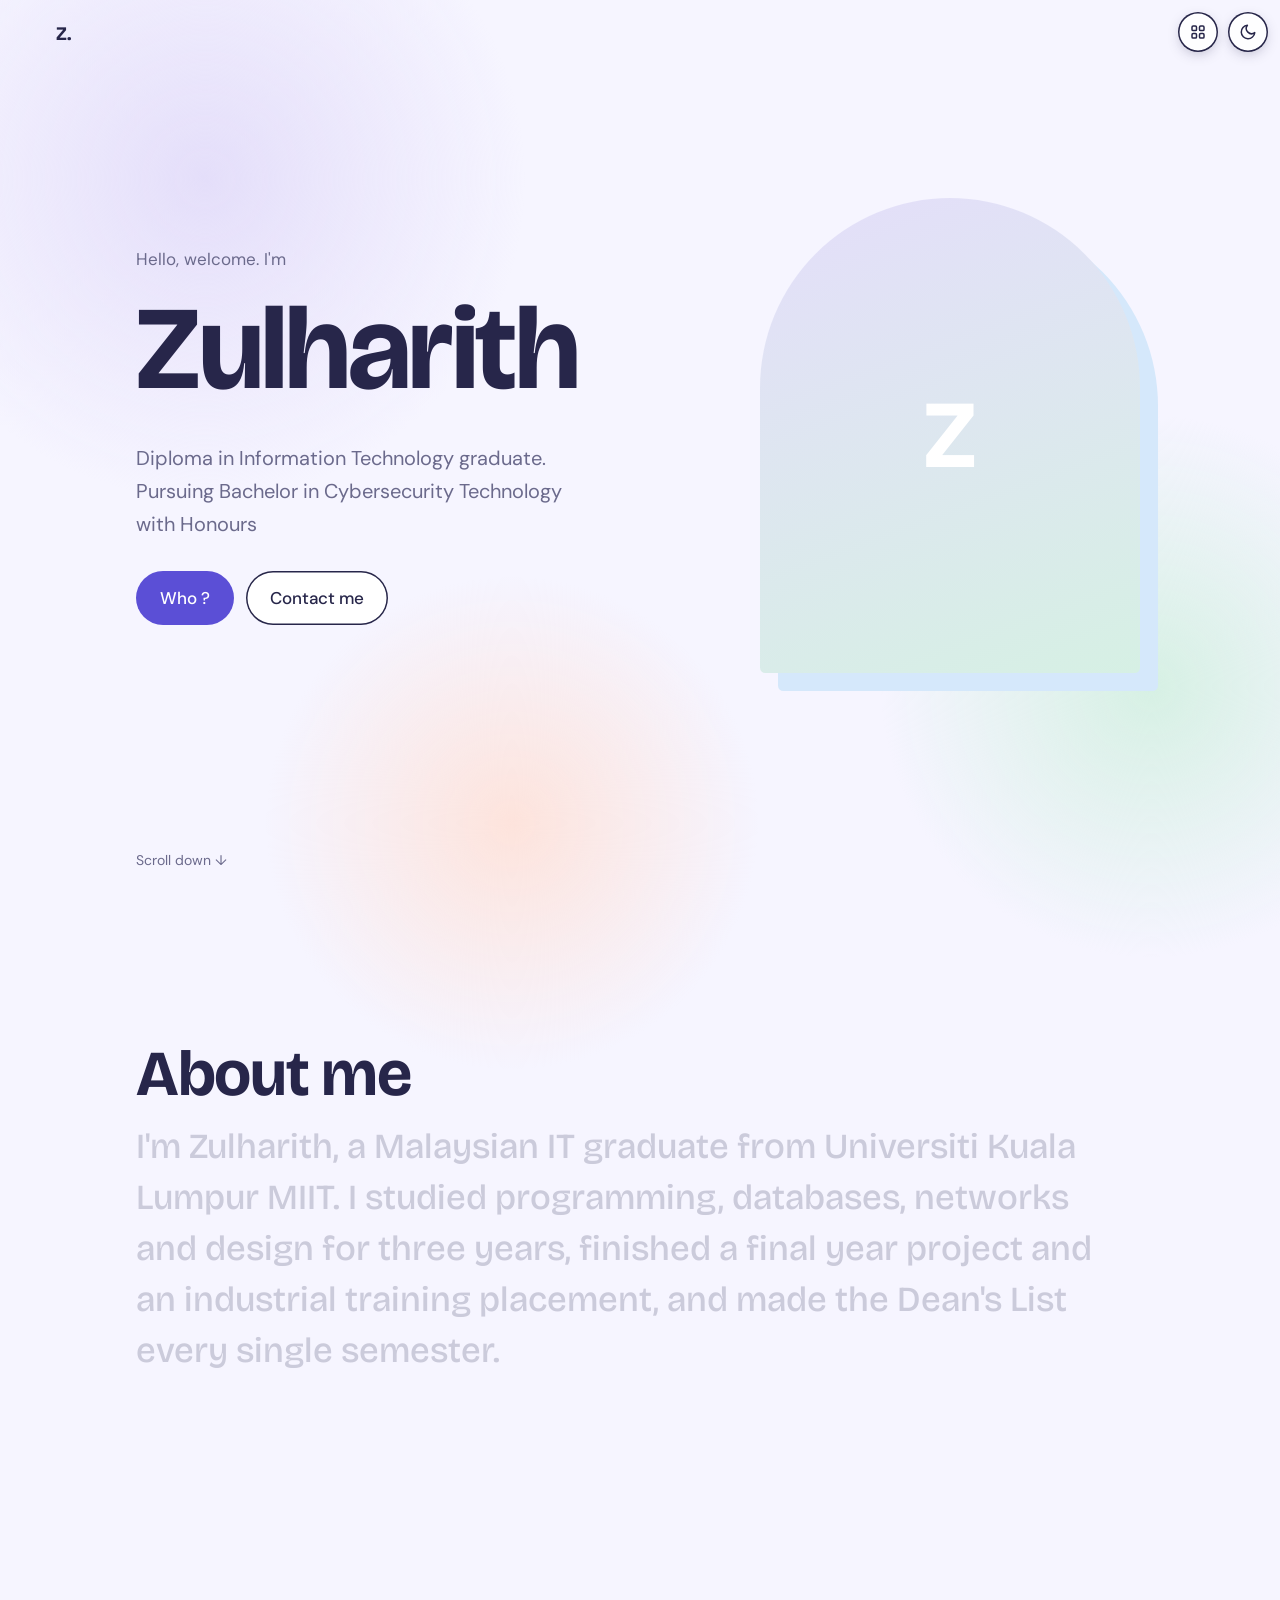
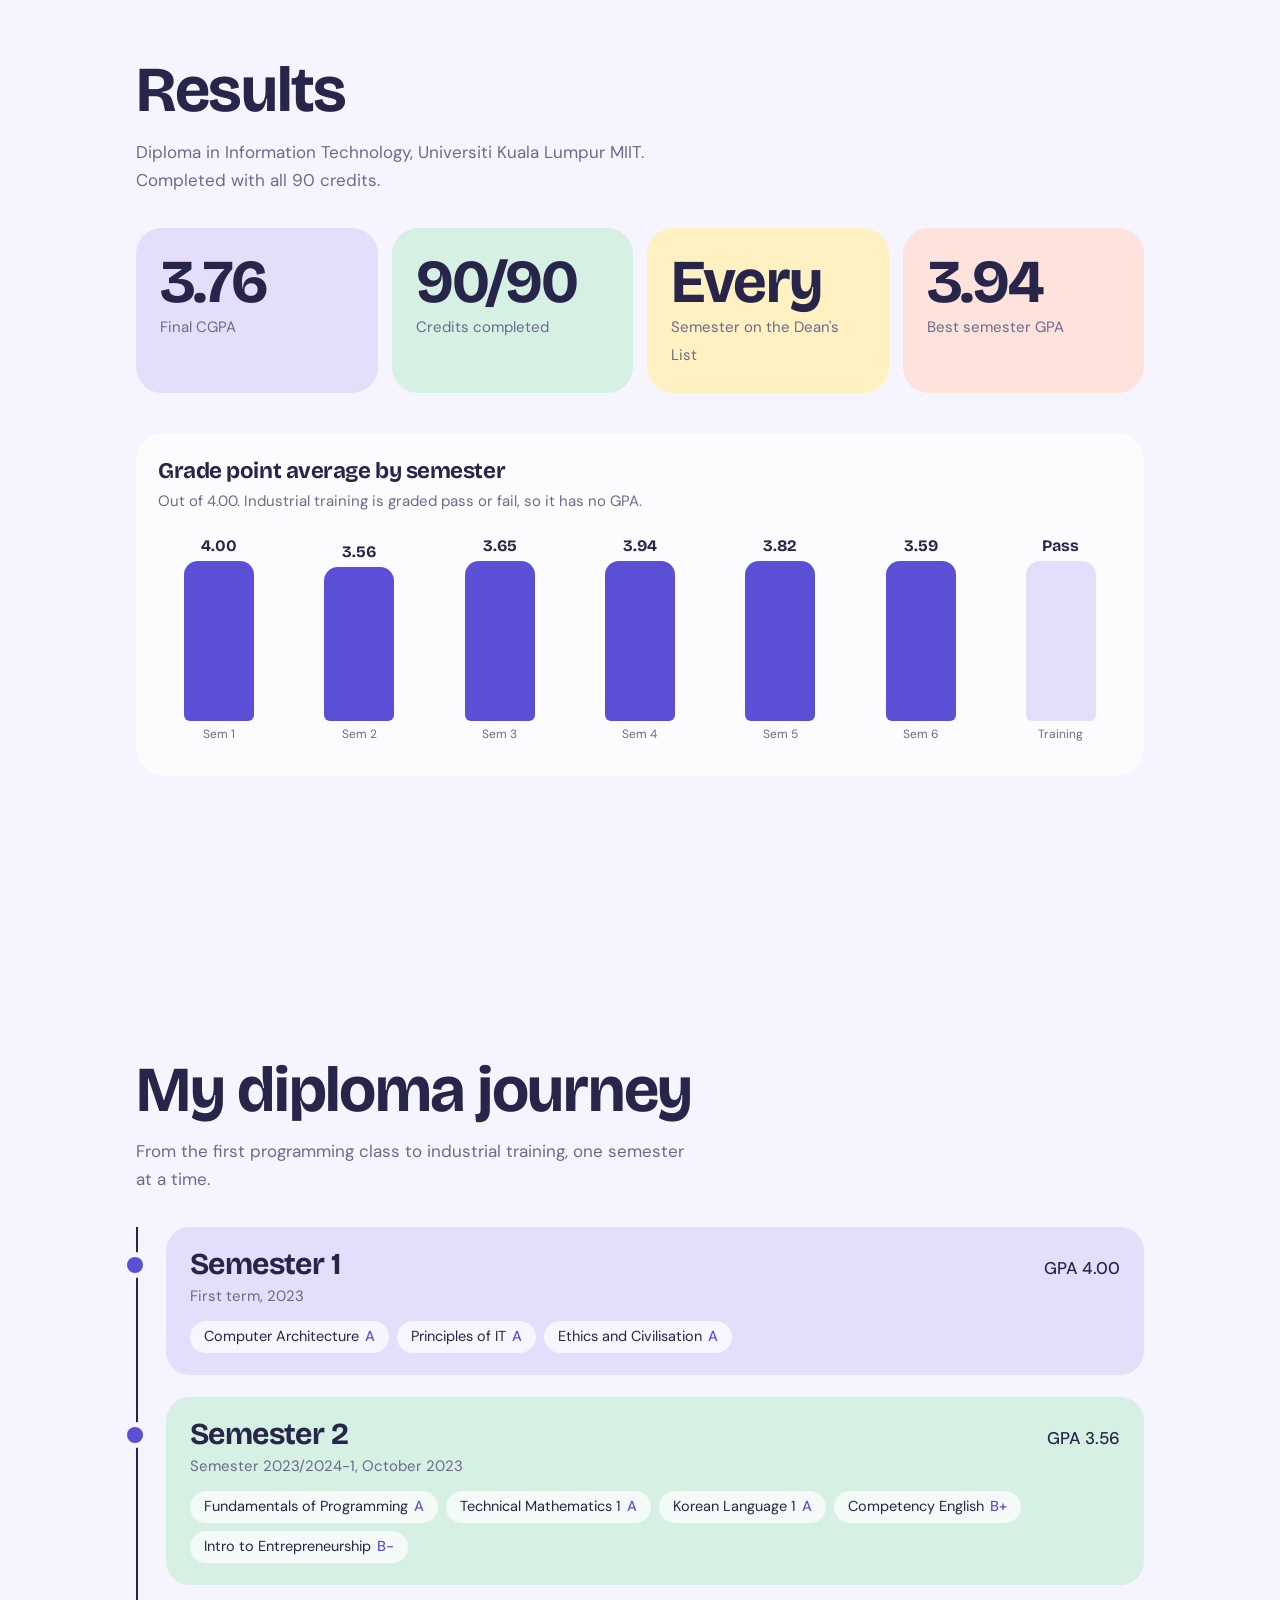
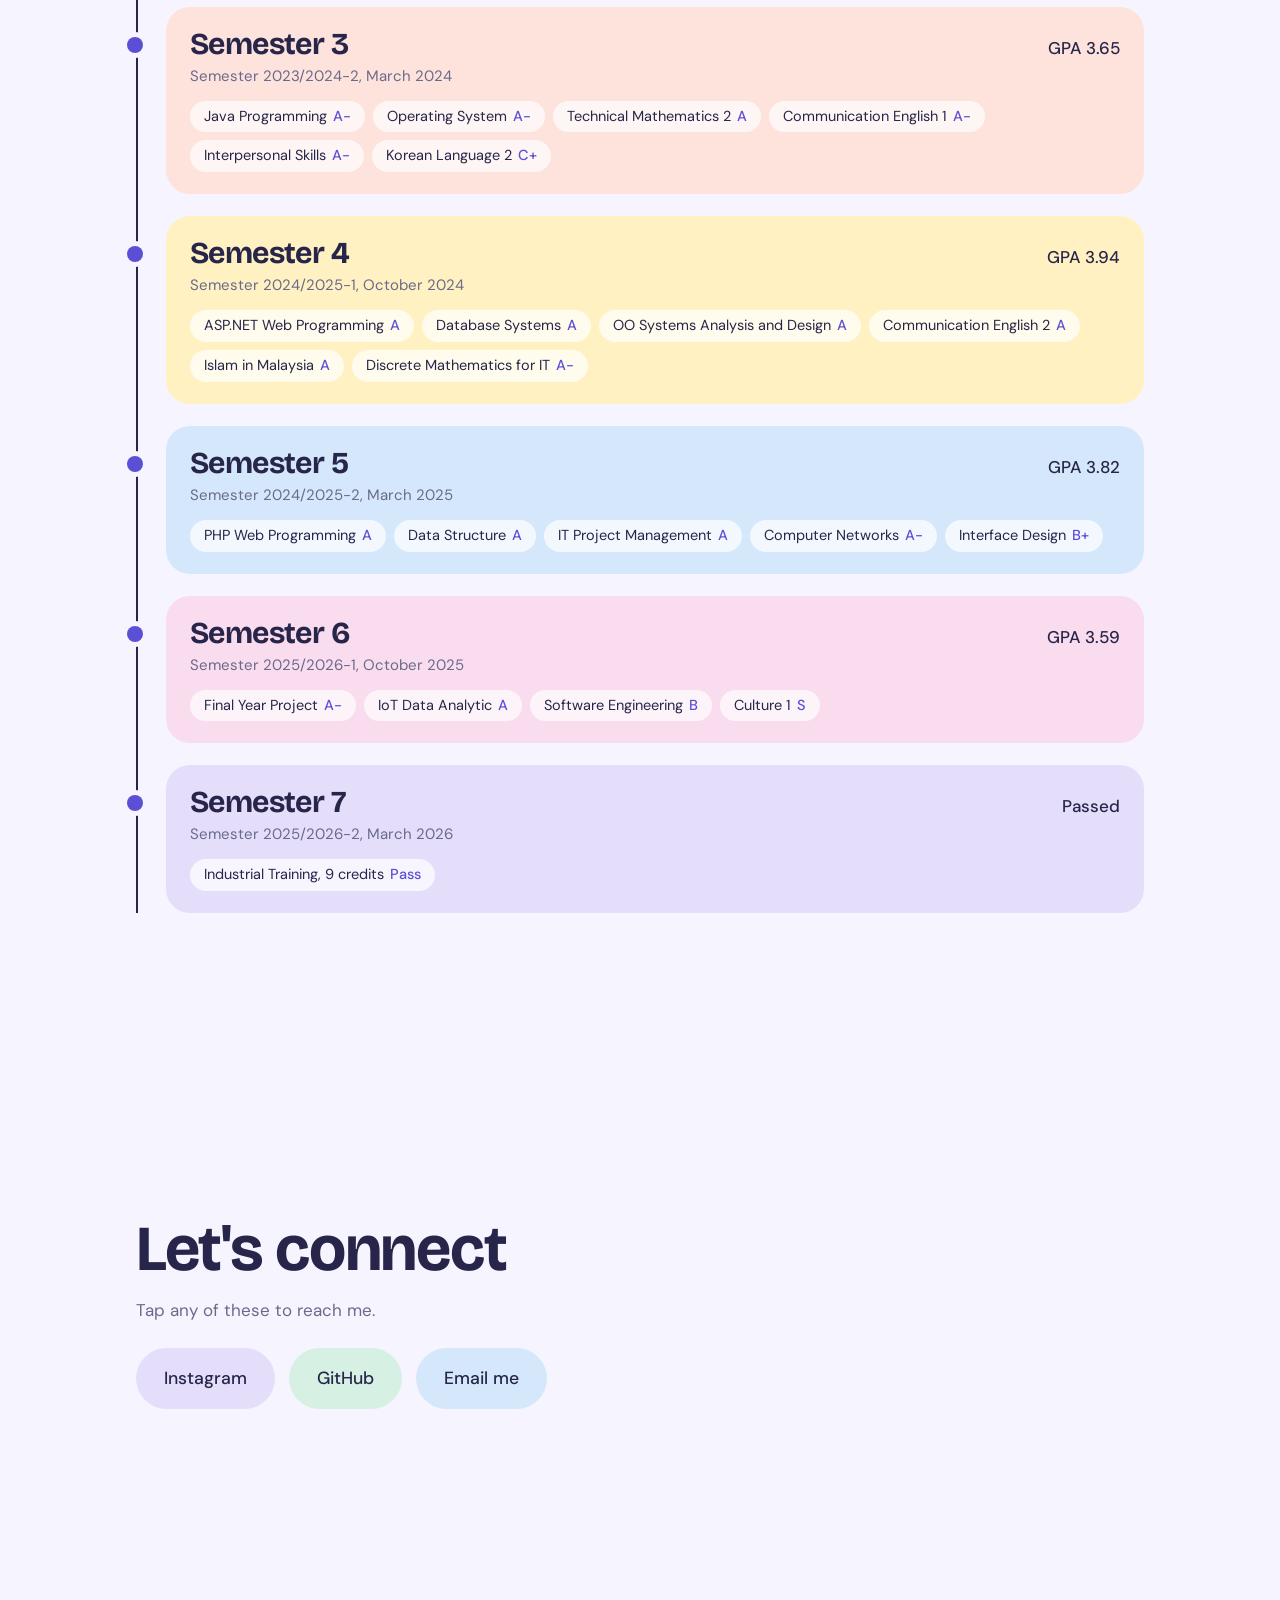
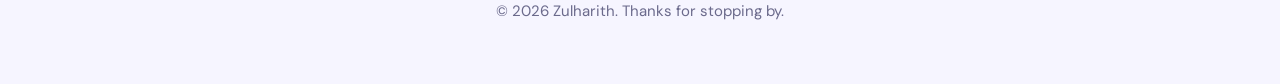
<file: index.html>
<!DOCTYPE html>
<html lang="en">
<head>
<meta charset="utf-8"><script src="theme.js"></script>
<meta name="viewport" content="width=device-width, initial-scale=1">
<title>Zulharith | Diploma in IT Portfolio</title>
<meta name="description" content="Zulharith's portfolio: Diploma in Information Technology, UniKL MIIT. CGPA 3.76, Dean's List every semester.">
<meta name="theme-color" content="#f6f5ff">
<meta property="og:type" content="website">
<meta property="og:url" content="https://zulharith.me">
<meta property="og:title" content="Zulharith | Diploma in IT Portfolio">
<meta property="og:description" content="Diploma in Information Technology, UniKL MIIT. CGPA 3.76, Dean's List every semester.">
<meta name="twitter:card" content="summary">
<link rel="icon" href="data:image/svg+xml,%3Csvg xmlns='http://www.w3.org/2000/svg' viewBox='0 0 64 64'%3E%3Crect width='64' height='64' rx='16' fill='%235b4fd6'/%3E%3Cpath d='M20 20h24L20 44h24' fill='none' stroke='white' stroke-width='6.5' stroke-linecap='round' stroke-linejoin='round'/%3E%3C/svg%3E">
<link rel="preconnect" href="https://fonts.googleapis.com">
<link rel="preconnect" href="https://fonts.gstatic.com" crossorigin>
<link href="https://fonts.googleapis.com/css2?family=Bricolage+Grotesque:opsz,wght@12..96,500;12..96,700&family=DM+Sans:wght@400;500&display=swap" rel="stylesheet">
<script>document.documentElement.className="js"</script>
<style>
:root{--bg:#f6f5ff;--ink:#27264a;--muted:#6b6a8c;--lilac:#e4defa;--mint:#d6f0e4;--sky:#d5e8fb;--peach:#fde3dc;--butter:#fff1c2;--rose:#f9dcee;--accent:#5b4fd6;color-scheme:light}
*{box-sizing:border-box}
html{scroll-behavior:smooth}
body{margin:0;background:#f6f5ff;color:var(--ink);font:17px/1.65 "DM Sans",system-ui,sans-serif;overflow-x:hidden}
.bgl{position:fixed;inset:0;z-index:-2;opacity:0;transition:opacity 1s ease;pointer-events:none}
.bgl.on{opacity:1}
h1,h2,h3{font-family:"Bricolage Grotesque",system-ui,sans-serif;line-height:1.05;margin:0;letter-spacing:-.02em}
a{color:inherit}
:focus-visible{outline:3px solid var(--accent);outline-offset:3px;border-radius:8px}
.blobs{position:fixed;inset:0;z-index:-1;pointer-events:none}
.blob{position:absolute;border-radius:50%;will-change:transform;transform:translate3d(0,0,0);background:radial-gradient(circle,var(--c) 0%,transparent 68%)}
.b1{--c:var(--lilac);width:52vmax;height:52vmax;top:-12vmax;left:-10vmax}
.b2{--c:var(--mint);width:44vmax;height:44vmax;top:45vh;right:-12vmax}
.b3{--c:var(--peach);width:40vmax;height:40vmax;bottom:-14vmax;left:20vw}
header{position:fixed;top:0;left:0;right:0;display:flex;justify-content:space-between;align-items:center;padding:18px clamp(18px,5vw,56px);z-index:5}
header a{text-decoration:none;font-weight:500}
header .logo{font-family:"Bricolage Grotesque",sans-serif;font-weight:700;font-size:1.2rem}
section{padding:clamp(80px,12vw,140px) clamp(18px,5vw,56px);max-width:1120px;margin:0 auto}
#top{position:relative;min-height:100svh;display:grid;grid-template-columns:1.2fr .8fr;gap:40px;align-items:center;padding-top:110px}
.hi{color:var(--muted);margin:0 0 14px}
h1{font-size:clamp(3.2rem,10vw,7.4rem);font-weight:700}
.js #name .plain{display:none}
h1 .l{display:inline-block;transform:translateY(110%);opacity:0;animation:rise .9s cubic-bezier(.2,.8,.2,1) forwards;animation-delay:calc(var(--i)*70ms + 150ms)}
h1 span.wrap{display:inline-block;overflow:hidden;vertical-align:top;padding-bottom:.08em}
@keyframes rise{to{transform:none;opacity:1}}
.tag{font-size:1.25rem;max-width:32ch;margin:22px 0 30px;color:var(--muted)}
.btns{display:flex;gap:12px;flex-wrap:wrap}
.btn{display:inline-block;text-decoration:none;padding:13px 24px;border-radius:999px;font-weight:500;transition:transform .25s}
.btn:hover{transform:translateY(-3px)}
.btn.main{background:var(--accent);color:#fff}
.btn.alt{background:#fff;box-shadow:inset 0 0 0 1.5px var(--ink)}
.photo{position:relative;justify-self:center;width:min(100%,380px)}
.photo::before{content:"";position:absolute;inset:18px -18px -18px 18px;background:var(--sky);border-radius:999px 999px 28px 28px}
.frame{position:relative;transform:translate3d(0,0,0);aspect-ratio:4/5;border-radius:999px 999px 28px 28px;overflow:hidden;background:linear-gradient(160deg,var(--lilac),var(--mint));display:grid;place-items:center;font:700 6rem "Bricolage Grotesque",sans-serif;color:#fff}
.frame img{position:absolute;inset:0;width:100%;height:100%;object-fit:cover}
.scrollcue{position:absolute;bottom:28px;left:clamp(18px,5vw,56px);color:var(--muted);font-size:14px}
h2{font-size:clamp(2.2rem,6vw,4rem);margin-bottom:14px}
.lead{color:var(--muted);max-width:46ch;margin:0 0 34px}
.about p{font-size:clamp(1.4rem,3.4vw,2.2rem);line-height:1.45;max-width:28em;font-family:"Bricolage Grotesque",sans-serif;font-weight:500;margin:0}
.about .w{opacity:.2;transition:opacity .4s}
.about .w.on{opacity:1}
.stats{display:grid;grid-template-columns:repeat(auto-fit,minmax(200px,1fr));gap:14px;margin-bottom:40px}
.stat{background:var(--c);border-radius:26px;padding:24px}
.stat b{display:block;font:700 clamp(2.6rem,6vw,3.8rem)/1 "Bricolage Grotesque",sans-serif;letter-spacing:-.03em}
.stat span{color:var(--muted);font-size:15px}
.trend{background:rgba(255,255,255,.7);border-radius:28px;padding:26px 22px 20px}
.trend h3{font-size:1.4rem;margin-bottom:4px}
.bars{display:grid;grid-template-columns:repeat(7,1fr);gap:clamp(6px,2vw,18px);align-items:end;height:220px;margin-top:22px}
.bar{display:flex;flex-direction:column;justify-content:flex-end;align-items:center;height:100%;gap:6px;text-align:center}
.bar i{display:block;width:100%;max-width:70px;border-radius:14px 14px 6px 6px;background:var(--accent);height:0;transition:height 1.1s cubic-bezier(.2,.8,.2,1)}
.bar.in i{height:var(--h)}
.bar b{font:700 1rem "Bricolage Grotesque",sans-serif}
.bar small{color:var(--muted);font-size:12px;line-height:1.2;min-height:2.4em}
.bar.na i{background:var(--lilac)}
.tl{position:relative;margin-top:10px;padding-left:28px;border-left:2px solid var(--ink)}
.step{position:relative;margin-bottom:22px;background:var(--c);border-radius:24px;padding:22px 24px}
.step::before{content:"";position:absolute;left:-39px;top:30px;width:16px;height:16px;border-radius:50%;background:var(--accent);box-shadow:0 0 0 5px var(--bg)}
.step .hd{display:flex;justify-content:space-between;gap:12px;flex-wrap:wrap;align-items:baseline}
.step h3{font-size:clamp(1.4rem,3vw,1.9rem)}
.step .gp{font-weight:500}
.step .when{color:var(--muted);font-size:15px;margin:2px 0 12px}
.step ul{list-style:none;margin:0;padding:0;display:flex;flex-wrap:wrap;gap:8px}
.step li{background:rgba(255,255,255,.7);border-radius:999px;padding:4px 14px;font-size:14.5px}
.step li b{color:var(--accent);margin-left:6px;font-weight:500}
.step p{margin:12px 0 0;color:var(--muted);font-size:15.5px}
.row,.step,.stat,.trend{transition:transform .8s cubic-bezier(.2,.8,.2,1),opacity .8s}
.pre{opacity:0;transform:translateY(30px)}
.skills{display:grid;grid-template-columns:repeat(auto-fit,minmax(250px,1fr));gap:14px}
.sk{background:var(--c);border-radius:26px;padding:24px}
.sk h3{font-size:1.4rem;margin-bottom:10px}
.sk p{margin:0;color:var(--muted);font-size:16px}
.more{display:grid;grid-template-columns:repeat(auto-fit,minmax(260px,1fr));gap:14px;margin-top:14px}
.links{display:flex;flex-wrap:wrap;gap:14px;margin-top:10px}
.pill{display:flex;align-items:center;gap:10px;padding:16px 28px;border-radius:999px;background:var(--c);text-decoration:none;font-weight:500;font-size:1.1rem;transition:transform .25s}
.pill:hover{transform:translateY(-4px) rotate(-1.5deg)}
footer{text-align:center;color:var(--muted);padding:50px 20px 60px;font-size:15px}
@media (max-width:760px){
#top{grid-template-columns:1fr;gap:56px;padding-top:100px}
.photo{width:min(78%,320px)}
.scrollcue{display:none}
.tl{padding-left:20px}.step::before{left:-31px}
.bars{height:180px}
.bar small{font-size:10.5px}
}
@media (prefers-reduced-motion:reduce){
html{scroll-behavior:auto}
h1 .l{animation:none;transform:none;opacity:1}
.pre{opacity:1;transform:none}
.about .w{opacity:1}
.bar i{transition:none}
}
</style>
</head>
<body>
<div class="blobs" aria-hidden="true"><div class="blob b1" data-s=".08"></div><div class="blob b2" data-s="-.12"></div><div class="blob b3" data-s=".05"></div></div>

<header><a class="logo" href="#top">Z.</a></header>

<section id="top" data-bg="#f6f5ff">
  <div>
    <p class="hi">Hello, welcome. I'm</p>
    <h1 aria-label="Zulharith" id="name"><span class="plain">Zulharith</span></h1>
    <p class="tag">Diploma in Information Technology graduate. Pursuing Bachelor in Cybersecurity Technology with Honours</p>
    <div class="btns">
      <a class="btn main" href="#about">Who ?</a>
      <a class="btn alt" href="#connect">Contact me</a>
    </div>
  </div>
  <div class="photo">
    <div class="frame" id="frame">Z<img src="https://i.ibb.co/Kj0MHyfb/6230843983164805443.jpg" alt="Photo of Zulharith" onerror="this.remove()"></div>
  </div>
  <span class="scrollcue">Scroll down ↓</span>
</section>

<section id="about" class="about" data-bg="#eef0ff">
  <h2>About me</h2>
  <p id="aboutText">I'm Zulharith, a Malaysian IT graduate from Universiti Kuala Lumpur MIIT. I studied programming, databases, networks and design for three years, finished a final year project and an industrial training placement, and made the Dean's List every single semester.</p>
</section>

<section id="results" data-bg="#e9f6f0">
  <h2>Results</h2>
  <p class="lead">Diploma in Information Technology, Universiti Kuala Lumpur MIIT. Completed with all 90 credits.</p>
  <div class="stats">
    <div class="stat pre" style="--c:var(--lilac)"><b>3.76</b><span>Final CGPA</span></div>
    <div class="stat pre" style="--c:var(--mint)"><b>90/90</b><span>Credits completed</span></div>
    <div class="stat pre" style="--c:var(--butter)"><b>Every</b><span>Semester on the Dean's List</span></div>
    <div class="stat pre" style="--c:var(--peach)"><b>3.94</b><span>Best semester GPA</span></div>
  </div>
  <div class="trend pre">
    <h3>Grade point average by semester</h3>
    <span class="muted" style="color:var(--muted);font-size:15px">Out of 4.00. Industrial training is graded pass or fail, so it has no GPA.</span>
    <div class="bars" id="bars">
      <div class="bar" style="--h:100%"><b>4.00</b><i></i><small>Sem 1</small></div>
      <div class="bar" style="--h:70%"><b>3.56</b><i></i><small>Sem 2</small></div>
      <div class="bar" style="--h:78%"><b>3.65</b><i></i><small>Sem 3</small></div>
      <div class="bar" style="--h:98.5%"><b>3.94</b><i></i><small>Sem 4</small></div>
      <div class="bar" style="--h:95.5%"><b>3.82</b><i></i><small>Sem 5</small></div>
      <div class="bar" style="--h:75%"><b>3.59</b><i></i><small>Sem 6</small></div>
      <div class="bar na" style="--h:100%"><b>Pass</b><i></i><small>Training</small></div>
    </div>
  </div>
</section>

<section id="journey" data-bg="#eaf2fd">
  <h2>My diploma journey</h2>
  <p class="lead">From the first programming class to industrial training, one semester at a time.</p>
  <div class="tl">
    <div class="step pre" style="--c:var(--lilac)">
      <div class="hd"><h3>Semester 1</h3><span class="gp">GPA 4.00</span></div>
      <div class="when">First term, 2023</div>
      <ul><li>Computer Architecture<b>A</b></li><li>Principles of IT<b>A</b></li><li>Ethics and Civilisation<b>A</b></li></ul>
    </div>
    <div class="step pre" style="--c:var(--mint)">
      <div class="hd"><h3>Semester 2</h3><span class="gp">GPA 3.56</span></div>
      <div class="when">Semester 2023/2024-1, October 2023</div>
      <ul><li>Fundamentals of Programming<b>A</b></li><li>Technical Mathematics 1<b>A</b></li><li>Korean Language 1<b>A</b></li><li>Competency English<b>B+</b></li><li>Intro to Entrepreneurship<b>B-</b></li></ul>
    </div>
    <div class="step pre" style="--c:var(--peach)">
      <div class="hd"><h3>Semester 3</h3><span class="gp">GPA 3.65</span></div>
      <div class="when">Semester 2023/2024-2, March 2024</div>
      <ul><li>Java Programming<b>A-</b></li><li>Operating System<b>A-</b></li><li>Technical Mathematics 2<b>A</b></li><li>Communication English 1<b>A-</b></li><li>Interpersonal Skills<b>A-</b></li><li>Korean Language 2<b>C+</b></li></ul>
    </div>
    <div class="step pre" style="--c:var(--butter)">
      <div class="hd"><h3>Semester 4</h3><span class="gp">GPA 3.94</span></div>
      <div class="when">Semester 2024/2025-1, October 2024</div>
      <ul><li>ASP.NET Web Programming<b>A</b></li><li>Database Systems<b>A</b></li><li>OO Systems Analysis and Design<b>A</b></li><li>Communication English 2<b>A</b></li><li>Islam in Malaysia<b>A</b></li><li>Discrete Mathematics for IT<b>A-</b></li></ul>
    </div>
    <div class="step pre" style="--c:var(--sky)">
      <div class="hd"><h3>Semester 5</h3><span class="gp">GPA 3.82</span></div>
      <div class="when">Semester 2024/2025-2, March 2025</div>
      <ul><li>PHP Web Programming<b>A</b></li><li>Data Structure<b>A</b></li><li>IT Project Management<b>A</b></li><li>Computer Networks<b>A-</b></li><li>Interface Design<b>B+</b></li></ul>
    </div>
    <div class="step pre" style="--c:var(--rose)">
      <div class="hd"><h3>Semester 6</h3><span class="gp">GPA 3.59</span></div>
      <div class="when">Semester 2025/2026-1, October 2025</div>
      <ul><li>Final Year Project<b>A-</b></li><li>IoT Data Analytic<b>A</b></li><li>Software Engineering<b>B</b></li><li>Culture 1<b>S</b></li></ul>
    </div>
    <div class="step pre" style="--c:var(--lilac)">
      <div class="hd"><h3>Semester 7</h3><span class="gp">Passed</span></div>
      <div class="when">Semester 2025/2026-2, March 2026</div>
      <ul><li>Industrial Training, 9 credits<b>Pass</b></li></ul>
    </div>
  </div>
</section>


<section id="connect" data-bg="#f6f0fb">
  <h2>Let's connect</h2>
  <p style="color:var(--muted);margin:0 0 24px">Tap any of these to reach me.</p>
  <div class="links">
    <a class="pill" style="--c:var(--lilac)" href="https://instagram.com/imnotzul" target="_blank" rel="noopener">Instagram</a>
    <a class="pill" style="--c:var(--mint)" href="https://github.com/callmerisss" target="_blank" rel="noopener">GitHub</a>
    <a class="pill" style="--c:var(--sky)" href="mailto:zzzick123@gmail.com">Email me</a>
  </div>
</section>

<footer>© <span id="yr">2026</span> Zulharith. Thanks for stopping by.</footer>

<script>
// 1. Name letters rise on load
const name=document.getElementById("name");
name.textContent="";
[..."Zulharith"].forEach((c,i)=>{const w=document.createElement("span");w.className="wrap";w.setAttribute("aria-hidden","true");const l=document.createElement("span");l.className="l";l.style.setProperty("--i",i);l.textContent=c;w.appendChild(l);name.appendChild(w)});
document.getElementById("yr").textContent=new Date().getFullYear();

// 2. About text lights up word by word while scrolling
const at=document.getElementById("aboutText");
at.innerHTML=at.textContent.split(" ").map(w=>`<span class="w">${w}</span>`).join(" ");
const words=[...at.querySelectorAll(".w")];

// 3. Parallax + about words
const blobs=[...document.querySelectorAll(".blob")],frame=document.getElementById("frame");
const calm=matchMedia("(prefers-reduced-motion:reduce)").matches;
const speeds=blobs.map(b=>b.dataset.s*-4);
let tick=false,aTop=0,aH=1,vh=innerHeight,lit=0;
function measure(){vh=innerHeight;const r=at.getBoundingClientRect();aTop=r.top+scrollY;aH=r.height}
function frameUpdate(){
  const y=scrollY;
  if(!calm){
    for(let i=0;i<blobs.length;i++)blobs[i].style.transform="translate3d(0,"+(y*speeds[i]).toFixed(1)+"px,0)";
    frame.style.transform="translate3d(0,"+(Math.min(y,vh)*-.06).toFixed(1)+"px,0)";
  }
  const p=Math.min(1,Math.max(0,(vh*.85-(aTop-y))/(aH+vh*.35)));
  const n=Math.min(words.length,Math.ceil(p*1.1*words.length));
  while(lit<n)words[lit++].classList.add("on");
  while(lit>n)words[--lit].classList.remove("on");
  tick=false;
}
addEventListener("scroll",()=>{if(!tick){tick=true;requestAnimationFrame(frameUpdate)}},{passive:true});
addEventListener("resize",()=>{measure();frameUpdate()});
addEventListener("load",()=>{measure();frameUpdate()});
measure();frameUpdate();

// 4. Background colour shifts between sections
const secs=[...document.querySelectorAll("section[data-bg]")];
const layers=secs.map((sec,i)=>{const d=document.createElement("div");d.className="bgl"+(i?"":" on");d.style.background=sec.dataset.bg;d.setAttribute("aria-hidden","true");document.body.prepend(d);return d});
const bgObs=new IntersectionObserver(es=>es.forEach(e=>{if(e.isIntersecting){const k=secs.indexOf(e.target);layers.forEach((l,i)=>l.classList.toggle("on",i===k))}}),{rootMargin:"-45% 0px -45% 0px"});
secs.forEach(s=>bgObs.observe(s));

// 5. Cards fade in; GPA bars grow
const bars=document.getElementById("bars");
const obs=new IntersectionObserver(es=>es.forEach(e=>{if(e.isIntersecting){e.target.classList.remove("pre");obs.unobserve(e.target)}}),{threshold:.15});
document.querySelectorAll(".pre").forEach(el=>obs.observe(el));
const barObs=new IntersectionObserver(es=>es.forEach(e=>{if(e.isIntersecting){[...bars.children].forEach((b,i)=>setTimeout(()=>b.classList.add("in"),i*90));barObs.disconnect()}}),{threshold:.4});
barObs.observe(bars);

// 6. Smooth anchor links
document.addEventListener("click",e=>{
  const a=e.target.closest('a[href^="#"]');
  if(!a||a.getAttribute("href")==="#")return;
  const t=document.querySelector(a.getAttribute("href"));
  if(!t)return;
  e.preventDefault();
  t.scrollIntoView({behavior:calm?"auto":"smooth"});
  history.replaceState(null,"",location.pathname+location.search);
});
if(location.hash)history.replaceState(null,"",location.pathname+location.search);
</script>
</body>
</html>
</file>
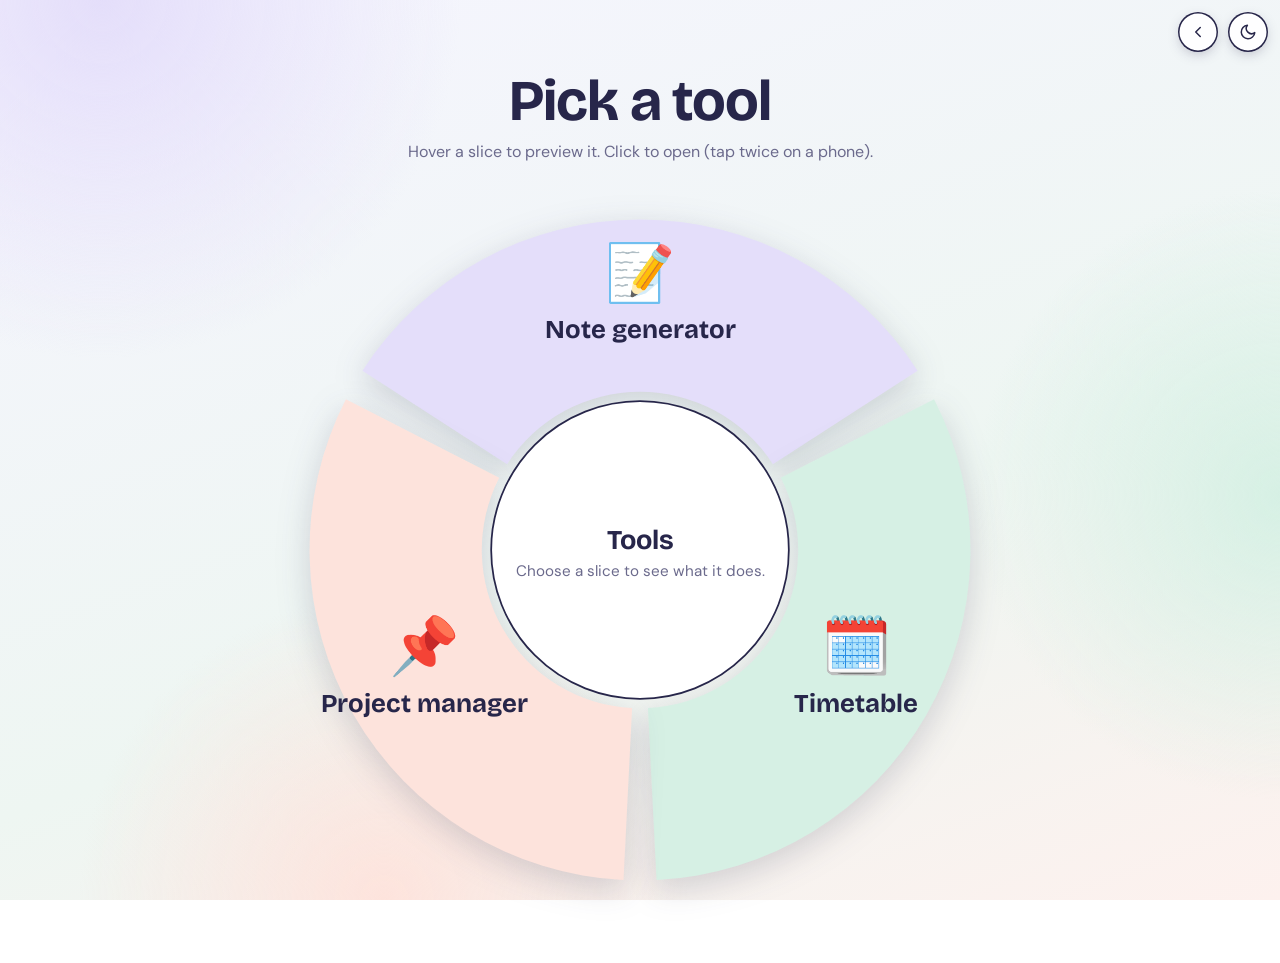
<file: tools.html>
<!DOCTYPE html><html lang="en"><head><meta charset="utf-8"><script src="theme.js"></script><meta name="viewport" content="width=device-width, initial-scale=1"><title>Tools</title>
<link rel="stylesheet" href="common.css">
<style>
:root{--hub:#fff}
html[data-theme=dark]{--hub:#1b1a35}
.stage{min-height:100vh;display:grid;place-items:center;align-content:center;text-align:center;padding:70px 12px 30px}
.stage h1{font-size:clamp(2.2rem,6vw,3.6rem)}
.stage p.muted{margin:6px 0 10px}
.wheel{position:relative;width:max(300px,min(96vw,760px,calc(100vh - 150px)));aspect-ratio:1}
#w{width:100%;height:100%;overflow:visible}
#w a{cursor:pointer;outline:none}
.s{stroke:transparent;stroke-width:4;filter:drop-shadow(0 8px 14px rgba(39,38,74,.18))}
#w a:focus-visible .s{stroke:var(--accent)}
.ds{opacity:0;transition:opacity .3s}.on>.ds{opacity:.9}
.hubc{fill:var(--hub);stroke:var(--ink);stroke-width:1.5;pointer-events:none}
#w text{fill:var(--ink);text-anchor:middle;pointer-events:none;font-family:"Bricolage Grotesque",system-ui,sans-serif}
.hub{position:absolute;inset:28%;display:flex;flex-direction:column;justify-content:center;align-items:center;gap:6px;padding:0 3%;pointer-events:none}
.hub b{font:700 clamp(1.1rem,3.4vw,1.7rem) "Bricolage Grotesque",sans-serif;line-height:1.1}
.hub span{color:var(--muted);font-size:clamp(.68rem,1.9vw,.95rem);line-height:1.35}
</style></head><body>
<main class="stage">
  <h1>Pick a tool</h1><p class="muted">Hover a slice to preview it. Click to open (tap twice on a phone).</p>
  <div class="wheel"><svg id="w" viewBox="0 0 640 640" role="group" aria-label="Tools"></svg>
    <div class="hub"><b id="ht">Tools</b><span id="hd">Choose a slice to see what it does.</span></div></div>
</main>
<script>
const $=id=>document.getElementById(id),NS="http://www.w3.org/2000/svg",W=$("w");
const T=[
 {n:"Note generator",e:"📝",l:["Drop photos, PDFs or text.","AI reads it and writes","clean study notes for you."],u:"/notegen",c:"lilac",d:"Upload photos, files or text. AI reads it deeply and writes clean text notes."},
 {n:"Timetable",e:"🗓️",l:["Plan your week, Mon to Sun.","Pick emoji, colours, times","and see what is on now."],u:"/timetable",c:"mint",d:"Build your own Monday to Sunday plan. Edit it, colour it, make it yours."},
 {n:"Project manager",e:"📌",l:["Track deadlines with a live","time-left counter, reminders","and teammates."],u:"/projects",c:"peach",d:"Track projects with time left, reminders, teammates and a calendar."}];
const C=320,R0=135,R1=282,S0=-Math.PI*5/6,calm=matchMedia("(prefers-reduced-motion:reduce)").matches;
const P=(r,a)=>[C+r*Math.cos(a),C+r*Math.sin(a)];
const arc=(a0,a1,r0,r1)=>{const[x0,y0]=P(r1,a0),[x1,y1]=P(r1,a1),[x2,y2]=P(r0,a1),[x3,y3]=P(r0,a0),l=a1-a0>Math.PI?1:0;return`M${x0} ${y0}A${r1} ${r1} 0 ${l} 1 ${x1} ${y1}L${x2} ${y2}A${r0} ${r0} 0 ${l} 0 ${x3} ${y3}Z`};
const EQ=Math.PI*2/3,BIG=Math.PI*2-2.8,SMALL=1.4;
let sp=[EQ,EQ,EQ],tg=[EQ,EQ,EQ],ro=[R1,R1,R1],act=-1,raf=0,touch=false;
const els=T.map((t,i)=>{
  const a=document.createElementNS(NS,"a");a.setAttribute("href",t.u);a.setAttribute("aria-label",t.n);
  const p=document.createElementNS(NS,"path");p.setAttribute("class","s");p.style.fill=`var(--${t.c})`;
  const g=document.createElementNS(NS,"g");
  g.innerHTML=`<text y="-8" font-size="48">${t.e}</text><text y="32" font-size="22" font-weight="700">${t.n}</text><g class="ds">${t.l.map((x,k)=>`<text y="${60+k*21}" font-size="15">${x}</text>`).join("")}</g>`;
  a.append(p,g);W.appendChild(a);
  a.addEventListener("pointerdown",e=>touch=e.pointerType==="touch");
  a.addEventListener("pointerenter",e=>{if(e.pointerType!=="touch")set(i)});
  a.addEventListener("focus",()=>set(i));a.addEventListener("blur",()=>set(-1));
  a.addEventListener("click",e=>{if(touch&&act!==i){e.preventDefault();set(i)}});
  return{p,g}});
const hub=document.createElementNS(NS,"circle");hub.setAttribute("class","hubc");hub.setAttribute("cx",C);hub.setAttribute("cy",C);hub.setAttribute("r",R0-8);W.appendChild(hub);
W.addEventListener("pointerleave",e=>{if(e.pointerType!=="touch")set(-1)});
function set(i){
  act=i;els.forEach((x,k)=>x.g.classList.toggle("on",k===i));tg=i<0?[EQ,EQ,EQ]:T.map((_,k)=>k===i?BIG:SMALL);
  $("ht").textContent=i<0?"Tools":T[i].n;$("hd").textContent=i<0?"Choose a slice to see what it does.":T[i].d;go();
}
function frame(){
  let moving=false,a=S0;const k=calm?1:.16;
  T.forEach((t,i)=>{
    const rt=i===act?R1+16:R1;
    sp[i]+=(tg[i]-sp[i])*k;ro[i]+=(rt-ro[i])*k;
    if(Math.abs(tg[i]-sp[i])>.001||Math.abs(rt-ro[i])>.1)moving=true;
    const a0=a+.05,a1=a+sp[i]-.05,m=a+sp[i]/2,r=(R0+ro[i])/2+4;a+=sp[i];
    els[i].p.setAttribute("d",arc(a0,a1,R0,ro[i]));
    els[i].g.setAttribute("transform",`translate(${C+r*Math.cos(m)} ${C+r*Math.sin(m)})`);
  });
  raf=moving?requestAnimationFrame(frame):0;
}
function go(){if(!raf)raf=requestAnimationFrame(frame)}
frame();
</script></body></html>
</file>
<file: common.css>
@import url("https://fonts.googleapis.com/css2?family=Bricolage+Grotesque:opsz,wght@12..96,500;12..96,700&family=DM+Sans:wght@400;500&display=swap");
:root{--ink:#27264a;--muted:#6b6a8c;--lilac:#e4defa;--mint:#d6f0e4;--sky:#d5e8fb;--peach:#fde3dc;--butter:#fff1c2;--rose:#f9dcee;--accent:#5b4fd6;color-scheme:light}
*{box-sizing:border-box}
body{margin:0;min-height:100vh;background:linear-gradient(160deg,#f6f5ff,#eef6f2 60%,#fdf1ee) fixed;color:var(--ink);font:16px/1.6 "DM Sans",system-ui,sans-serif}
body::before{content:"";position:fixed;inset:0;z-index:-1;pointer-events:none;background:radial-gradient(40vmax 40vmax at 8% 0,var(--lilac),transparent 70%),radial-gradient(34vmax 34vmax at 100% 55%,var(--mint),transparent 70%),radial-gradient(34vmax 34vmax at 30% 100%,var(--peach),transparent 70%);animation:drift 16s ease-in-out infinite alternate}
@keyframes drift{to{transform:translate3d(0,-26px,0) scale(1.06)}}
h1,h2,h3{font-family:"Bricolage Grotesque",system-ui,sans-serif;letter-spacing:-.02em;margin:0;line-height:1.1}
input,textarea,select{width:100%;font:inherit;color:var(--ink);background:#fff;border:1.5px solid #d9d6ee;border-radius:12px;padding:11px 14px;margin-bottom:10px}
textarea{min-height:100px;resize:vertical}
:focus-visible{outline:3px solid var(--accent);outline-offset:2px}
.btn{font:inherit;font-weight:500;border:0;border-radius:999px;padding:10px 22px;background:var(--accent);color:#fff;cursor:pointer;text-decoration:none;display:inline-block;transition:transform .2s}
.btn:hover{transform:translateY(-2px)}
.btn:disabled{opacity:.6;cursor:wait}
.btn.alt{background:#fff;color:var(--ink);box-shadow:inset 0 0 0 1.5px var(--ink)}
.btn.sm{padding:5px 14px;font-size:14px}
.wrap{max-width:760px;margin:0 auto;padding:22px 16px 80px}
.wrap.wide{max-width:1000px}
.top{display:flex;justify-content:space-between;align-items:center;margin-bottom:24px;gap:10px}
.top h1{font-size:2rem}
.back{color:var(--muted);text-decoration:none;font-size:15px}
.card{background:rgba(255,255,255,.8);border-radius:20px;padding:18px;margin-bottom:14px}
.card h3{font-size:1.2rem;margin-bottom:4px}
.card img{max-width:100%;border-radius:14px;margin-top:8px;display:block}
.meta{display:flex;justify-content:space-between;align-items:center;color:var(--muted);font-size:13px;margin-top:10px}
.del{color:#b3261e;background:none;border:0;cursor:pointer;font:inherit;font-size:14px}
.row{display:flex;gap:10px;align-items:center;flex-wrap:wrap}
.muted{color:var(--muted)}
@media (prefers-reduced-motion:reduce){body::before{animation:none}}
</file>
